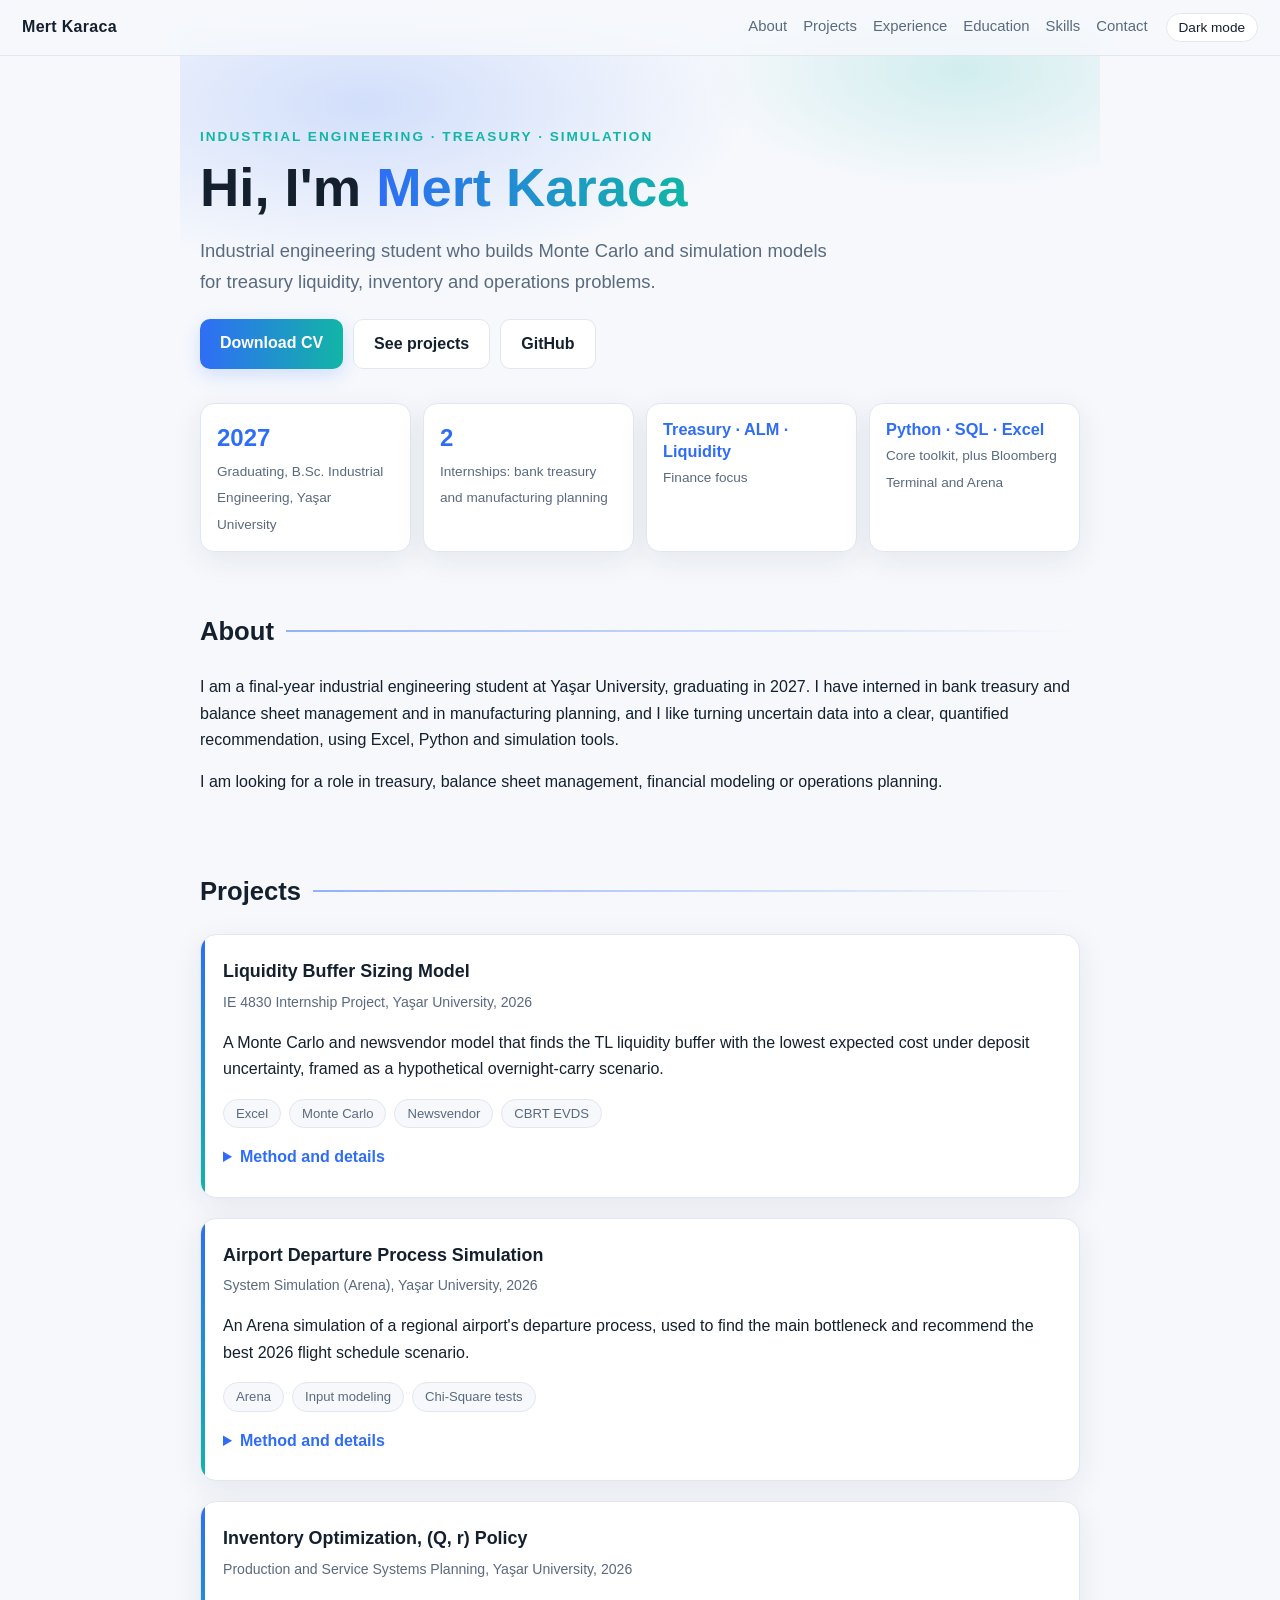
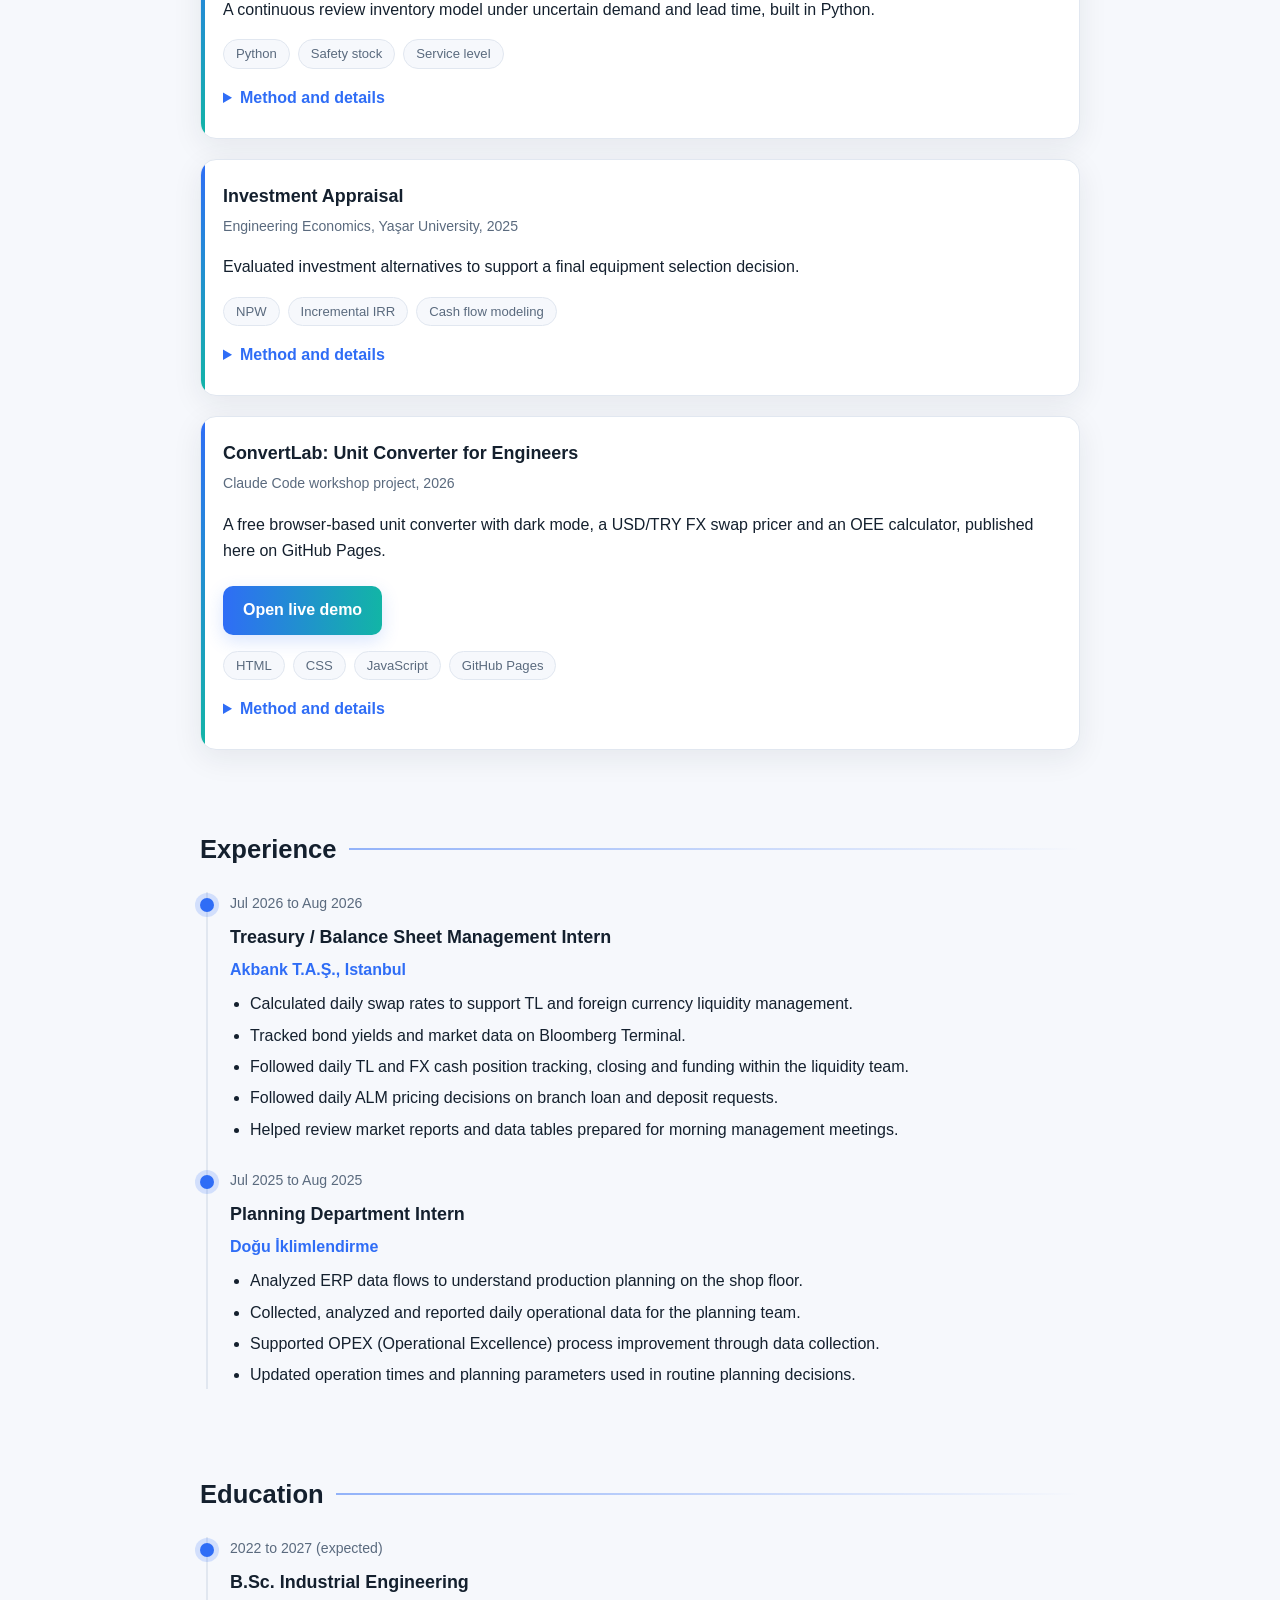
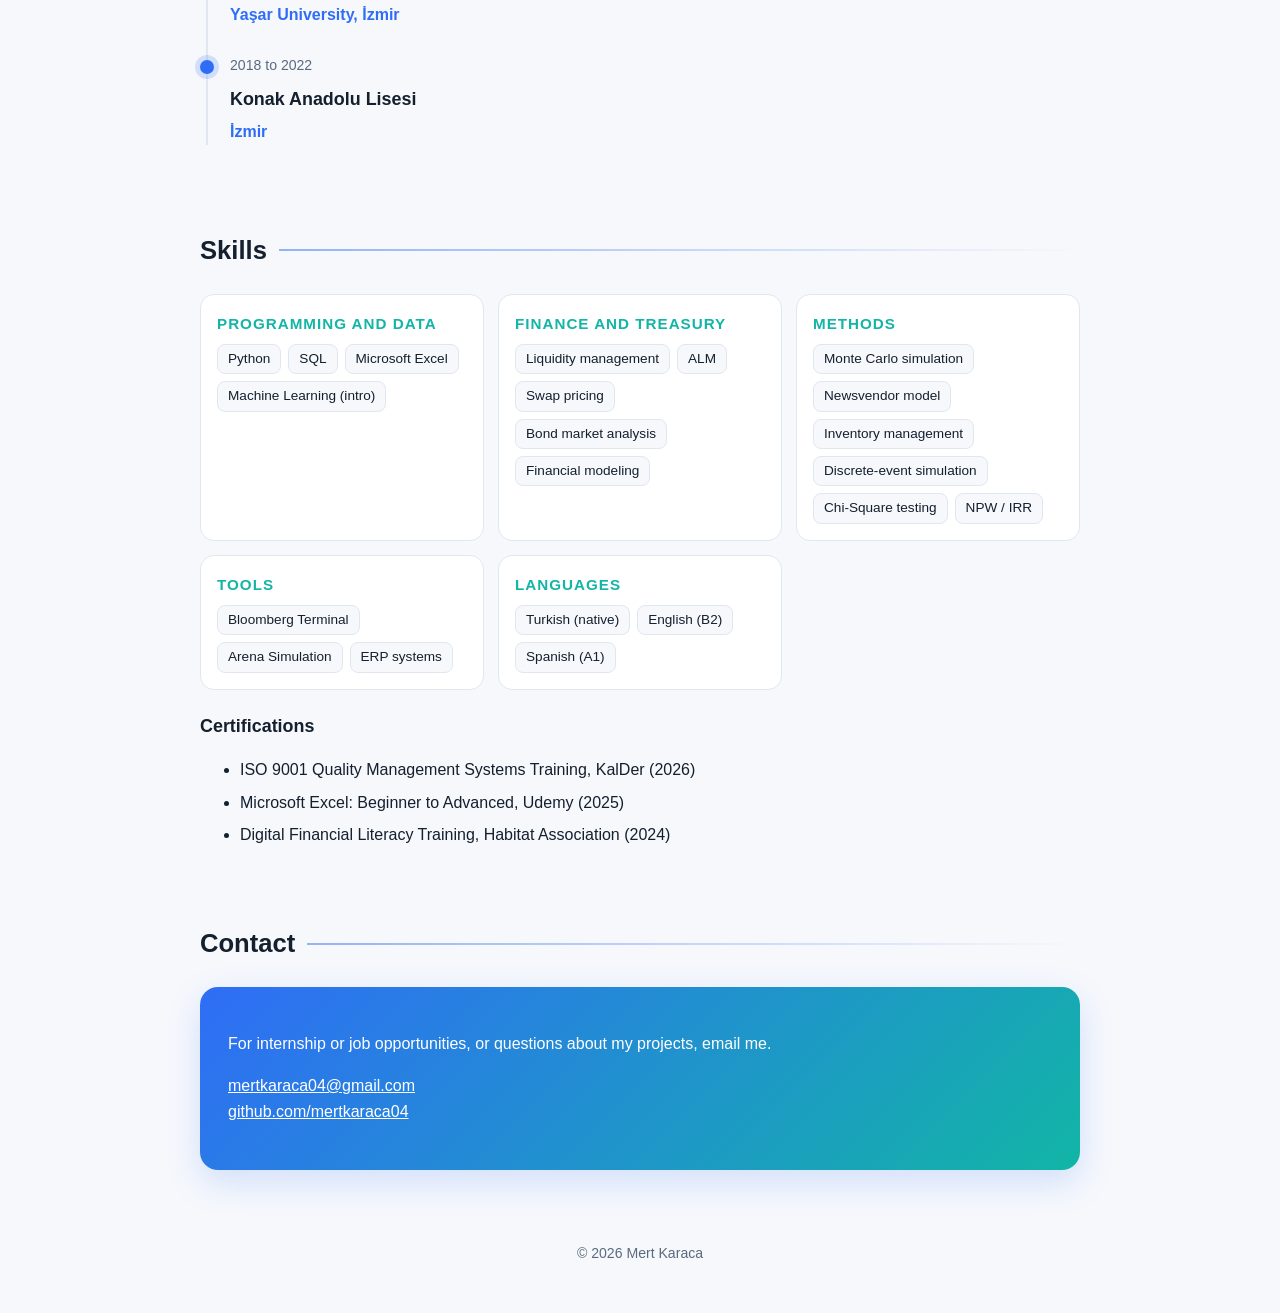
<file: index.html>
<!DOCTYPE html>
<html lang="en">
<head>
<meta charset="utf-8">
<meta name="viewport" content="width=device-width, initial-scale=1">
<title>Mert Karaca | Industrial Engineering Student</title>
<meta name="description" content="Portfolio of Mert Karaca, industrial engineering student focused on treasury, financial modeling, simulation and operations planning.">
<link rel="stylesheet" href="style.css">
<script>
  try { if (localStorage.getItem('theme') === 'dark' || (!localStorage.getItem('theme') && matchMedia('(prefers-color-scheme: dark)').matches)) document.documentElement.classList.add('dark'); } catch (e) {}
</script>
</head>
<body id="top">

<header class="nav">
  <a class="brand" href="#top">Mert Karaca</a>
  <nav>
    <a href="#about">About</a>
    <a href="#projects">Projects</a>
    <a href="#experience">Experience</a>
    <a href="#education">Education</a>
    <a href="#skills">Skills</a>
    <a href="#contact">Contact</a>
  </nav>
  <button id="theme-toggle" type="button">Dark mode</button>
</header>

<main>

<section class="hero">
  <p class="eyebrow">Industrial Engineering · Treasury · Simulation</p>
  <h1>Hi, I'm <span class="grad">Mert Karaca</span></h1>
  <p class="lead">Industrial engineering student who builds Monte Carlo and simulation models for treasury liquidity, inventory and operations problems.</p>
  <p class="buttons">
    <a class="btn" href="Mert_Karaca_CV.pdf">Download CV</a>
    <a class="btn ghost" href="#projects">See projects</a>
    <a class="btn ghost" href="https://github.com/mertkaraca04">GitHub</a>
    <!-- LinkedIn: add later as <a class="btn ghost" href="YOUR_LINKEDIN_URL">LinkedIn</a> -->
  </p>
  <div class="stats">
    <div class="stat"><b>2027</b><span>Graduating, B.Sc. Industrial Engineering, Yaşar University</span></div>
    <div class="stat"><b>2</b><span>Internships: bank treasury and manufacturing planning</span></div>
    <div class="stat"><b class="txt">Treasury · ALM · Liquidity</b><span>Finance focus</span></div>
    <div class="stat"><b class="txt">Python · SQL · Excel</b><span>Core toolkit, plus Bloomberg Terminal and Arena</span></div>
  </div>
</section>

<section id="about" class="reveal">
  <h2>About</h2>
  <p>I am a final-year industrial engineering student at Yaşar University, graduating in 2027. I have interned in bank treasury and balance sheet management and in manufacturing planning, and I like turning uncertain data into a clear, quantified recommendation, using Excel, Python and simulation tools.</p>
  <p>I am looking for a role in treasury, balance sheet management, financial modeling or operations planning.</p>
</section>

<section id="projects" class="reveal">
  <h2>Projects</h2>

  <article class="card">
    <h3>Liquidity Buffer Sizing Model</h3>
    <p class="meta">IE 4830 Internship Project, Yaşar University, 2026</p>
    <p>A Monte Carlo and newsvendor model that finds the TL liquidity buffer with the lowest expected cost under deposit uncertainty, framed as a hypothetical overnight-carry scenario.</p>
    <ul class="tags"><li>Excel</li><li>Monte Carlo</li><li>Newsvendor</li><li>CBRT EVDS</li></ul>
    <details>
      <summary>Method and details</summary>
      <ul>
        <li>Built a total TL deposit series from six CBRT EVDS sub-series (53 monthly observations, Jan 2022 to Jun 2026) and computed monthly percentage changes (mean 4.18%, standard deviation 3.22%).</li>
        <li>Ran a 10,000-scenario Monte Carlo simulation, costing emergency funding at the CBRT overnight lending rate (40%) and idle cash at the overnight borrowing rate (35.5%).</li>
        <li>Tested buffers from 0 to 2 standard deviations above the mean, averaging 10 recalculations per level. The lowest expected cost was at 0.1σ, and cost rose sharply beyond 0.5σ.</li>
        <li>Cross-checked with the newsvendor critical ratio (0.40 / (0.40 + 0.355) ≈ 0.53), which also places the optimum near the mean.</li>
        <li>Stress test: with the emergency rate at 46% (the March 2025 CBRT precedent), the optimal buffer moves to 0.25σ and the critical ratio rises to 56.4%.</li>
        <li>Limitation: the scenario is hypothetical and assumes normally distributed monthly changes, while the data is slightly right-skewed.</li>
      </ul>
    </details>
  </article>

  <article class="card">
    <h3>Airport Departure Process Simulation</h3>
    <p class="meta">System Simulation (Arena), Yaşar University, 2026</p>
    <p>An Arena simulation of a regional airport's departure process, used to find the main bottleneck and recommend the best 2026 flight schedule scenario.</p>
    <ul class="tags"><li>Arena</li><li>Input modeling</li><li>Chi-Square tests</li></ul>
    <details>
      <summary>Method and details</summary>
      <ul>
        <li>Modeled check-in, bag drop, security and the walk to the gate, including ID-check failures and extra searches.</li>
        <li>Fitted distributions to time-study data and validated the fits with Chi-Square tests.</li>
        <li>Analyzed queue lengths, waiting times and staff utilization to identify the main bottleneck.</li>
        <li>Compared standard and expedited security lines to recommend the best schedule scenario.</li>
      </ul>
    </details>
  </article>

  <article class="card">
    <h3>Inventory Optimization, (Q, r) Policy</h3>
    <p class="meta">Production and Service Systems Planning, Yaşar University, 2026</p>
    <p>A continuous review inventory model under uncertain demand and lead time, built in Python.</p>
    <ul class="tags"><li>Python</li><li>Safety stock</li><li>Service level</li></ul>
    <details>
      <summary>Method and details</summary>
      <ul>
        <li>Calculated safety stock, service levels and total inventory cost.</li>
        <li>Compared backorder and lost-sales cases.</li>
      </ul>
    </details>
  </article>

  <article class="card">
    <h3>Investment Appraisal</h3>
    <p class="meta">Engineering Economics, Yaşar University, 2025</p>
    <p>Evaluated investment alternatives to support a final equipment selection decision.</p>
    <ul class="tags"><li>NPW</li><li>Incremental IRR</li><li>Cash flow modeling</li></ul>
    <details>
      <summary>Method and details</summary>
      <ul>
        <li>Built cost-based cash flow models for each alternative.</li>
        <li>Compared options using Net Present Worth and incremental IRR to select the equipment.</li>
      </ul>
    </details>
  </article>

  <article class="card">
    <h3>ConvertLab: Unit Converter for Engineers</h3>
    <p class="meta">Claude Code workshop project, 2026</p>
    <p>A free browser-based unit converter with dark mode, a USD/TRY FX swap pricer and an OEE calculator, published here on GitHub Pages.</p>
    <p class="buttons"><a class="btn" href="convertlab/">Open live demo</a></p>
    <ul class="tags"><li>HTML</li><li>CSS</li><li>JavaScript</li><li>GitHub Pages</li></ul>
    <details>
      <summary>Method and details</summary>
      <ul>
        <li>Plain HTML, CSS and JavaScript. All calculations run in the browser, with no server.</li>
        <li>Converts length, mass, pressure, energy and temperature. Temperature goes through Kelvin because it is not a simple multiplication.</li>
        <li>Dark mode starts from the device theme and remembers the user's choice.</li>
        <li>FX swap tab: theoretical USD/TRY forward from covered interest parity, F = S &times; (1 + r<sub>TRY</sub> &times; d/365) / (1 + r<sub>USD</sub> &times; d/360), with swap points and the annualized premium. Checked against exact-fraction reference values and a round-trip test. Illustrative inputs, not a dealing quote.</li>
        <li>OEE tab: Availability &times; Performance &times; Quality for a production shift, with a plain-language reading of the biggest loss. Checked against exact-fraction reference values, and against the identity OEE = good units &times; ideal time / planned time on 2,000 random cases.</li>
        <li>Built during a Claude Code workshop. The pricing section on the demo is a mock-up, not a real product.</li>
      </ul>
    </details>
  </article>
</section>

<section id="experience" class="reveal">
  <h2>Experience</h2>
  <div class="timeline">
    <article class="item">
      <p class="meta">Jul 2026 to Aug 2026</p>
      <h3>Treasury / Balance Sheet Management Intern</h3>
      <p class="org">Akbank T.A.Ş., Istanbul</p>
      <ul>
        <li>Calculated daily swap rates to support TL and foreign currency liquidity management.</li>
        <li>Tracked bond yields and market data on Bloomberg Terminal.</li>
        <li>Followed daily TL and FX cash position tracking, closing and funding within the liquidity team.</li>
        <li>Followed daily ALM pricing decisions on branch loan and deposit requests.</li>
        <li>Helped review market reports and data tables prepared for morning management meetings.</li>
      </ul>
    </article>
    <article class="item">
      <p class="meta">Jul 2025 to Aug 2025</p>
      <h3>Planning Department Intern</h3>
      <p class="org">Doğu İklimlendirme</p>
      <ul>
        <li>Analyzed ERP data flows to understand production planning on the shop floor.</li>
        <li>Collected, analyzed and reported daily operational data for the planning team.</li>
        <li>Supported OPEX (Operational Excellence) process improvement through data collection.</li>
        <li>Updated operation times and planning parameters used in routine planning decisions.</li>
      </ul>
    </article>
  </div>
</section>

<section id="education" class="reveal">
  <h2>Education</h2>
  <div class="timeline">
    <article class="item">
      <p class="meta">2022 to 2027 (expected)</p>
      <h3>B.Sc. Industrial Engineering</h3>
      <p class="org">Yaşar University, İzmir</p>
    </article>
    <article class="item">
      <p class="meta">2018 to 2022</p>
      <h3>Konak Anadolu Lisesi</h3>
      <p class="org">İzmir</p>
    </article>
  </div>
</section>

<section id="skills" class="reveal">
  <h2>Skills</h2>
  <div class="skills">
    <div class="skill"><h4>Programming and data</h4><div class="chips"><span>Python</span><span>SQL</span><span>Microsoft Excel</span><span>Machine Learning (intro)</span></div></div>
    <div class="skill"><h4>Finance and treasury</h4><div class="chips"><span>Liquidity management</span><span>ALM</span><span>Swap pricing</span><span>Bond market analysis</span><span>Financial modeling</span></div></div>
    <div class="skill"><h4>Methods</h4><div class="chips"><span>Monte Carlo simulation</span><span>Newsvendor model</span><span>Inventory management</span><span>Discrete-event simulation</span><span>Chi-Square testing</span><span>NPW / IRR</span></div></div>
    <div class="skill"><h4>Tools</h4><div class="chips"><span>Bloomberg Terminal</span><span>Arena Simulation</span><span>ERP systems</span></div></div>
    <div class="skill"><h4>Languages</h4><div class="chips"><span>Turkish (native)</span><span>English (B2)</span><span>Spanish (A1)</span></div></div>
  </div>
  <div class="certs">
    <h3>Certifications</h3>
    <ul>
      <li>ISO 9001 Quality Management Systems Training, KalDer (2026)</li>
      <li>Microsoft Excel: Beginner to Advanced, Udemy (2025)</li>
      <li>Digital Financial Literacy Training, Habitat Association (2024)</li>
    </ul>
  </div>
</section>

<section id="contact" class="reveal">
  <h2>Contact</h2>
  <div class="contact-card">
    <p>For internship or job opportunities, or questions about my projects, email me.</p>
    <p>
      <a href="mailto:mertkaraca04@gmail.com">mertkaraca04@gmail.com</a><br>
      <a href="https://github.com/mertkaraca04">github.com/mertkaraca04</a>
    </p>
  </div>
</section>

</main>

<footer><p>&copy; 2026 Mert Karaca</p></footer>

<script>
  var btn = document.getElementById('theme-toggle');
  var root = document.documentElement;
  function label() { btn.textContent = root.classList.contains('dark') ? 'Light mode' : 'Dark mode'; }
  label();
  btn.addEventListener('click', function () {
    var dark = root.classList.toggle('dark');
    label();
    try { localStorage.setItem('theme', dark ? 'dark' : 'light'); } catch (e) {}
  });
  var els = document.querySelectorAll('.reveal');
  if ('IntersectionObserver' in window) {
    var io = new IntersectionObserver(function (entries) {
      entries.forEach(function (e) { if (e.isIntersecting) { e.target.classList.add('show'); io.unobserve(e.target); } });
    }, { threshold: 0.08 });
    els.forEach(function (el) { io.observe(el); });
  } else { els.forEach(function (el) { el.classList.add('show'); }); }
</script>
</body>
</html>
</file>
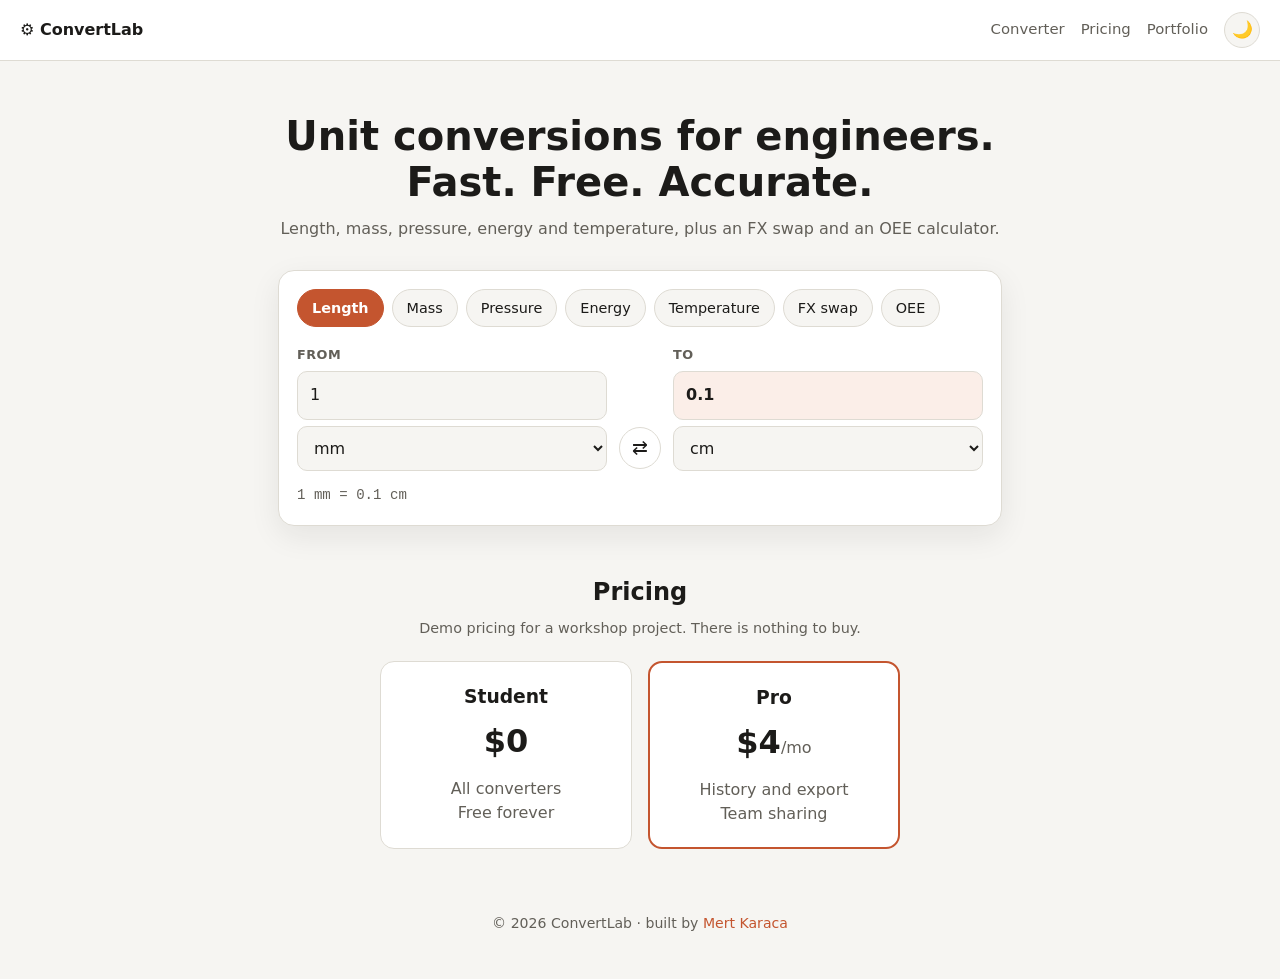
<file: convertlab/index.html>
<!DOCTYPE html>
<html lang="en">
<head>
<meta charset="utf-8">
<meta name="viewport" content="width=device-width, initial-scale=1">
<title>ConvertLab | Unit conversions for engineers</title>
<meta name="description" content="ConvertLab: a free unit converter for engineers. Length, mass, pressure, energy and temperature.">
<link rel="stylesheet" href="style.css">
<script>
  // Runs before the page paints, so there is no light flash in dark mode.
  (function () {
    var t = null;
    try { t = localStorage.getItem('convertlab-theme'); } catch (e) {}
    if (t !== 'dark' && t !== 'light') t = matchMedia('(prefers-color-scheme: dark)').matches ? 'dark' : 'light';
    document.documentElement.setAttribute('data-theme', t);
  })();
</script>
</head>
<body>

<header class="topbar">
  <a class="logo" href="#top">&#9881;&#65039; ConvertLab</a>
  <nav>
    <a href="#converter">Converter</a>
    <a href="#pricing">Pricing</a>
    <a href="../">Portfolio</a>
    <button id="theme-toggle" class="theme-toggle" type="button" aria-label="Switch to dark mode"></button>
  </nav>
</header>

<main id="top">

<section class="hero">
  <h1>Unit conversions for engineers.<br>Fast. Free. Accurate.</h1>
  <p>Length, mass, pressure, energy and temperature, plus an FX swap and an OEE calculator.</p>
</section>

<section id="converter" class="converter">
  <div class="tabs" id="tabs" role="tablist"></div>

  <div id="panel-convert">
    <div class="row">
      <div class="field">
        <label for="from-value">From</label>
        <input id="from-value" type="number" inputmode="decimal" value="1" step="any">
        <select id="from-unit"></select>
      </div>
      <button id="swap" class="swap" type="button" aria-label="Swap units">&#8644;</button>
      <div class="field">
        <label for="to-value">To</label>
        <input id="to-value" type="text" readonly>
        <select id="to-unit"></select>
      </div>
    </div>
    <p id="formula" class="formula"></p>
  </div>

  <div id="panel-fx" hidden>
    <p class="calc-intro">What should a USD/TRY forward cost? Covered interest parity: F = S &times; (1 + r<sub>TRY</sub> &times; d/365) / (1 + r<sub>USD</sub> &times; d/360). The inputs below are illustrative, not market data, and the result is a theoretical price, not a dealing quote.</p>
    <div class="calc-grid">
      <div class="field"><label for="fx-spot">Spot rate <span class="sym">S</span> (TRY per USD)</label><input id="fx-spot" type="number" inputmode="decimal" value="40" min="0" step="any"></div>
      <div class="field"><label for="fx-days">Days to delivery <span class="sym">d</span></label><input id="fx-days" type="number" inputmode="decimal" value="90" min="0" step="any"></div>
      <div class="field"><label for="fx-try">TRY rate (% per year, Act/365)</label><input id="fx-try" type="number" inputmode="decimal" value="40" step="any"></div>
      <div class="field"><label for="fx-usd">USD rate (% per year, Act/360)</label><input id="fx-usd" type="number" inputmode="decimal" value="4.5" step="any"></div>
    </div>
    <div class="calc-results" aria-live="polite">
      <div class="calc-stat"><span>Swap points (F &minus; S)</span><b id="fx-pts">-</b></div>
      <div class="calc-stat"><span>Annualized premium</span><b id="fx-ann">-</b></div>
      <div class="calc-stat main"><span>Forward rate F</span><b id="fx-f">-</b></div>
    </div>
    <p id="fx-text" class="formula"></p>
  </div>

  <div id="panel-oee" hidden>
    <p class="calc-intro">How much of your planned production time really makes good parts at full speed? OEE = Availability &times; Performance &times; Quality. Availability = run time / planned time, Performance = (ideal cycle time &times; units) / run time, Quality = good units / total units.</p>
    <div class="calc-grid">
      <div class="field"><label for="oee-planned">Planned production time (min)</label><input id="oee-planned" type="number" inputmode="decimal" value="480" min="0" step="any"></div>
      <div class="field"><label for="oee-down">Downtime and stops (min)</label><input id="oee-down" type="number" inputmode="decimal" value="60" min="0" step="any"></div>
      <div class="field"><label for="oee-ct">Ideal cycle time (sec per unit)</label><input id="oee-ct" type="number" inputmode="decimal" value="30" min="0" step="any"></div>
      <div class="field"><label for="oee-units">Total units produced</label><input id="oee-units" type="number" inputmode="decimal" value="700" min="0" step="any"></div>
      <div class="field"><label for="oee-defects">Defective units</label><input id="oee-defects" type="number" inputmode="decimal" value="14" min="0" step="any"></div>
    </div>
    <div class="calc-results four" aria-live="polite">
      <div class="calc-stat"><span>Availability</span><b id="oee-a">-</b></div>
      <div class="calc-stat"><span>Performance</span><b id="oee-p">-</b></div>
      <div class="calc-stat"><span>Quality</span><b id="oee-q">-</b></div>
      <div class="calc-stat main"><span>OEE</span><b id="oee-o">-</b></div>
    </div>
    <p id="oee-text" class="formula"></p>
  </div>
</section>

<section id="pricing" class="pricing">
  <h2>Pricing</h2>
  <p class="note">Demo pricing for a workshop project. There is nothing to buy.</p>
  <div class="plans">
    <article class="plan">
      <h3>Student</h3>
      <p class="price">$0</p>
      <ul><li>All converters</li><li>Free forever</li></ul>
    </article>
    <article class="plan featured">
      <h3>Pro</h3>
      <p class="price">$4<span>/mo</span></p>
      <ul><li>History and export</li><li>Team sharing</li></ul>
    </article>
  </div>
</section>

</main>

<footer class="footer">
  <p>&copy; 2026 ConvertLab &middot; built by <a href="../">Mert Karaca</a></p>
</footer>

<script src="app.js"></script>
</body>
</html>
</file>
<file: style.css>
:root{
  --bg:#f6f8fc; --surface:#ffffff; --text:#14202e; --muted:#5a6a7e; --border:#e1e7f0;
  --accent:#2f6df6; --accent2:#12b5a6; --glow:rgba(47,109,246,.18); --shadow:0 8px 30px rgba(20,32,46,.08);
}
html.dark{
  --bg:#0b1118; --surface:#131b25; --text:#e8eef6; --muted:#93a3b8; --border:#223042;
  --accent:#6ea2ff; --accent2:#3dd6c4; --glow:rgba(110,162,255,.16); --shadow:0 8px 30px rgba(0,0,0,.35);
}
*{box-sizing:border-box}
html{scroll-behavior:smooth;scroll-padding-top:70px}
body{margin:0;font-family:"Segoe UI",Calibri,Arial,sans-serif;background:var(--bg);color:var(--text);line-height:1.65;transition:background .3s,color .3s}
a{color:var(--accent);text-decoration:none}
.nav{position:sticky;top:0;z-index:20;display:flex;flex-wrap:wrap;align-items:center;gap:10px 18px;padding:12px 22px;background:color-mix(in srgb,var(--bg) 82%,transparent);backdrop-filter:blur(12px);border-bottom:1px solid var(--border)}
.brand{font-weight:800;letter-spacing:.3px;color:var(--text);margin-right:auto}
.nav nav{display:flex;flex-wrap:wrap;gap:6px 16px;font-size:.93rem}
.nav nav a{color:var(--muted);padding:2px 0;border-bottom:2px solid transparent;transition:.2s}
.nav nav a:hover{color:var(--text);border-color:var(--accent)}
#theme-toggle{background:var(--surface);border:1px solid var(--border);color:var(--text);padding:6px 12px;border-radius:999px;cursor:pointer;font-size:.85rem}
main{max-width:920px;margin:0 auto;padding:0 20px 20px}
section{padding:54px 0 4px}
h1{font-size:clamp(2.2rem,7vw,3.4rem);line-height:1.1;margin:0 0 14px;font-weight:800}
h2{font-size:1.6rem;margin:0 0 22px;display:flex;align-items:center;gap:12px}
h2::after{content:"";flex:1;height:2px;background:linear-gradient(90deg,var(--accent),transparent);opacity:.5}
h3{margin:0 0 4px;font-size:1.12rem}
.hero{padding-top:70px;position:relative}
.hero::before{content:"";position:absolute;inset:-20px -20px auto -20px;height:340px;background:radial-gradient(60% 70% at 20% 20%,var(--glow),transparent 70%),radial-gradient(40% 50% at 85% 10%,rgba(18,181,166,.16),transparent 70%);z-index:-1}
.grad{background:linear-gradient(90deg,var(--accent),var(--accent2));-webkit-background-clip:text;background-clip:text;color:transparent}
.eyebrow{font-size:.85rem;letter-spacing:2px;text-transform:uppercase;color:var(--accent2);font-weight:700;margin:0 0 10px}
.lead{font-size:1.15rem;color:var(--muted);max-width:640px}
.buttons{display:flex;flex-wrap:wrap;gap:10px;margin-top:22px}
.btn{background:linear-gradient(90deg,var(--accent),var(--accent2));color:#fff;padding:11px 20px;border-radius:10px;font-weight:700;box-shadow:0 6px 18px var(--glow);transition:transform .2s,box-shadow .2s}
.btn:hover{transform:translateY(-2px)}
.btn.ghost{background:var(--surface);color:var(--text);border:1px solid var(--border);box-shadow:none}
.btn.ghost:hover{border-color:var(--accent)}
.stats{display:grid;grid-template-columns:repeat(auto-fit,minmax(150px,1fr));gap:12px;margin-top:34px}
.stat{background:var(--surface);border:1px solid var(--border);border-radius:14px;padding:14px 16px;box-shadow:var(--shadow)}
.stat b{display:block;font-size:1.5rem;color:var(--accent)}
.stat b.txt{font-size:1.02rem;line-height:1.35;margin-bottom:2px}
.stat span{color:var(--muted);font-size:.85rem}
.card{background:var(--surface);border:1px solid var(--border);border-radius:16px;padding:22px;margin-bottom:20px;box-shadow:var(--shadow);position:relative;overflow:hidden;transition:transform .25s,border-color .25s}
.card::before{content:"";position:absolute;left:0;top:0;bottom:0;width:4px;background:linear-gradient(var(--accent),var(--accent2))}
.card:hover{transform:translateY(-4px);border-color:var(--accent)}
.meta{color:var(--muted);font-size:.88rem;margin:0 0 8px}
.org{margin:0 0 8px;color:var(--accent);font-weight:600}
.tags{list-style:none;display:flex;flex-wrap:wrap;gap:8px;padding:0;margin:12px 0}
.tags li{background:var(--bg);border:1px solid var(--border);border-radius:999px;padding:3px 12px;font-size:.82rem;color:var(--muted)}
details{margin-top:6px}
summary{cursor:pointer;font-weight:700;color:var(--accent);padding:4px 0}
details ul{margin:8px 0 0;padding-left:20px}
details li{margin-bottom:6px}
.timeline{border-left:2px solid var(--border);margin-left:6px;padding-left:22px}
.item{position:relative;margin-bottom:26px}
.item::before{content:"";position:absolute;left:-30px;top:6px;width:14px;height:14px;border-radius:50%;background:var(--accent);box-shadow:0 0 0 5px var(--glow)}
.item ul{margin:8px 0 0;padding-left:20px}
.item li{margin-bottom:5px}
.skills{display:grid;grid-template-columns:repeat(auto-fit,minmax(260px,1fr));gap:14px}
.skill{background:var(--surface);border:1px solid var(--border);border-radius:14px;padding:16px}
.skill h4{margin:0 0 8px;color:var(--accent2);font-size:.95rem;text-transform:uppercase;letter-spacing:1px}
.chips{display:flex;flex-wrap:wrap;gap:7px}
.chips span{background:var(--bg);border:1px solid var(--border);border-radius:8px;padding:3px 10px;font-size:.85rem}
.certs{margin-top:22px}
.certs li{margin-bottom:6px}
.contact-card{background:linear-gradient(135deg,var(--accent),var(--accent2));color:#fff;border-radius:18px;padding:28px;box-shadow:0 12px 34px var(--glow)}
.contact-card a{color:#fff;text-decoration:underline}
footer{text-align:center;color:var(--muted);padding:34px 0;font-size:.88rem}
.reveal{opacity:0;transform:translateY(22px);transition:opacity .7s,transform .7s}
.reveal.show{opacity:1;transform:none}
@media (prefers-reduced-motion:reduce){.reveal{opacity:1;transform:none;transition:none}html{scroll-behavior:auto}}
@media (max-width:560px){
  html{scroll-padding-top:92px}
  .nav{gap:6px 10px;padding:8px 14px}
  .nav nav{order:3;width:100%;flex-wrap:nowrap;overflow-x:auto;gap:16px;font-size:.9rem;white-space:nowrap;padding-bottom:2px;-webkit-overflow-scrolling:touch}
}
</file>
<file: convertlab/style.css>
:root{
  --bg:#f6f5f2; --surface:#ffffff; --text:#1c1b19; --muted:#625f58; --border:#dedbd3;
  --accent:#c4552f; --accent-text:#ffffff; --accent-soft:#fbeee8; --shadow:0 10px 30px rgba(28,27,25,.08);
  --mono:ui-monospace,SFMono-Regular,Menlo,Consolas,monospace;
}
:root[data-theme="dark"]{
  --bg:#15161a; --surface:#1d1f25; --text:#ececf0; --muted:#a4a7b3; --border:#2f323c;
  --accent:#e07a55; --accent-text:#1a1210; --accent-soft:#2b2320; --shadow:0 10px 30px rgba(0,0,0,.4);
  color-scheme:dark;
}
:root[data-theme="light"]{color-scheme:light}
*{box-sizing:border-box}
html{scroll-behavior:smooth;scroll-padding-top:64px}
body{margin:0;font-family:"Segoe UI",system-ui,-apple-system,Arial,sans-serif;background:var(--bg);color:var(--text);line-height:1.55}
a{color:var(--accent);text-decoration:none}
.topbar{position:sticky;top:0;z-index:10;display:flex;align-items:center;gap:16px;padding:12px 20px;background:var(--surface);border-bottom:1px solid var(--border)}
.logo{font-weight:800;color:var(--text);margin-right:auto}
.theme-toggle{border:1px solid var(--border);background:var(--bg);color:var(--text);width:36px;height:36px;border-radius:50%;font-size:1.05rem;line-height:1;cursor:pointer}
.theme-toggle:hover{border-color:var(--accent)}
.theme-toggle:focus-visible{outline:2px solid var(--accent);outline-offset:2px}
body,.topbar,.converter,.plan,input,select,.tab{transition:background-color .25s,color .25s,border-color .25s}
@media (prefers-reduced-motion:reduce){body,.topbar,.converter,.plan,input,select,.tab{transition:none}}
.topbar nav{display:flex;align-items:center;gap:16px;font-size:.93rem}
.topbar nav a{color:var(--muted)}
.topbar nav a:hover{color:var(--text)}
main{max-width:760px;margin:0 auto;padding:0 18px}
.hero{text-align:center;padding:52px 0 28px}
.hero h1{font-size:clamp(1.7rem,6vw,2.5rem);line-height:1.15;margin:0 0 12px}
.hero p{color:var(--muted);margin:0}
.converter{background:var(--surface);border:1px solid var(--border);border-radius:16px;padding:18px;box-shadow:var(--shadow)}
.tabs{display:flex;gap:8px;overflow-x:auto;padding-bottom:12px;margin-bottom:6px;-webkit-overflow-scrolling:touch}
.tab{flex:0 0 auto;border:1px solid var(--border);background:var(--bg);color:var(--text);padding:7px 14px;border-radius:999px;font:inherit;font-size:.9rem;cursor:pointer}
.tab:hover{border-color:var(--accent)}
.tab[aria-selected="true"]{background:var(--accent);border-color:var(--accent);color:var(--accent-text);font-weight:600}
.row{display:grid;grid-template-columns:1fr auto 1fr;gap:12px;align-items:end}
.field{display:flex;flex-direction:column;gap:6px;min-width:0}
label{font-size:.8rem;color:var(--muted);font-weight:600;text-transform:uppercase;letter-spacing:.5px}
input,select{width:100%;padding:11px 12px;font:inherit;color:var(--text);background:var(--bg);border:1px solid var(--border);border-radius:10px}
input:focus,select:focus,.tab:focus-visible,.swap:focus-visible{outline:2px solid var(--accent);outline-offset:2px}
input[readonly]{background:var(--accent-soft);font-weight:700}
.swap{border:1px solid var(--border);background:var(--surface);color:var(--text);width:42px;height:42px;border-radius:50%;font-size:1.2rem;cursor:pointer;margin-bottom:2px}
.swap:hover{border-color:var(--accent);color:var(--accent)}
.formula{font-family:var(--mono);font-size:.88rem;color:var(--muted);margin:14px 0 0;word-break:break-word}
[hidden]{display:none !important}
.sym{text-transform:none}
.calc-intro{color:var(--muted);font-size:.92rem;margin:4px 0 14px}
.calc-grid{display:grid;grid-template-columns:1fr 1fr;gap:12px}
.calc-results{display:grid;grid-template-columns:1fr 1fr 1.4fr;gap:10px;margin-top:16px}
.calc-stat{background:var(--bg);border:1px solid var(--border);border-radius:12px;padding:10px 12px;min-width:0}
.calc-stat span{display:block;font-size:.75rem;color:var(--muted);font-weight:600;text-transform:uppercase;letter-spacing:.4px}
.calc-stat b{display:block;font-size:1.25rem;font-family:var(--mono);overflow-wrap:anywhere}
.calc-stat.main{background:var(--accent-soft);border-color:var(--accent)}
.calc-results.four{grid-template-columns:repeat(3,1fr)}
.calc-results.four .calc-stat.main{grid-column:1 / -1}
.pricing{padding:48px 0 20px;text-align:center}
.pricing h2{margin:0 0 6px}
.note{color:var(--muted);font-size:.9rem;margin:0 0 22px}
.plans{display:grid;grid-template-columns:repeat(auto-fit,minmax(200px,1fr));gap:16px;max-width:520px;margin:0 auto}
.plan{background:var(--surface);border:1px solid var(--border);border-radius:14px;padding:20px}
.plan.featured{border:2px solid var(--accent)}
.plan h3{margin:0}
.price{font-size:2rem;font-weight:800;margin:6px 0 10px}
.price span{font-size:1rem;font-weight:500;color:var(--muted)}
.plan ul{list-style:none;padding:0;margin:0;color:var(--muted)}
.footer{text-align:center;color:var(--muted);font-size:.88rem;padding:30px 0}
@media (max-width:420px){
  .topbar{flex-wrap:wrap;gap:8px 10px;padding:10px 14px}
  .topbar nav{gap:12px;font-size:.85rem}
  .topbar nav a[href="#converter"]{display:none}
}
@media (max-width:520px){
  .calc-grid{grid-template-columns:1fr}
  .calc-results{grid-template-columns:1fr 1fr}
  .calc-stat.main{grid-column:1 / -1}
  .calc-results.four{grid-template-columns:1fr 1fr}
  .row{grid-template-columns:1fr;gap:10px}
  .swap{justify-self:center;transform:rotate(90deg);margin:0}
}
</file>
